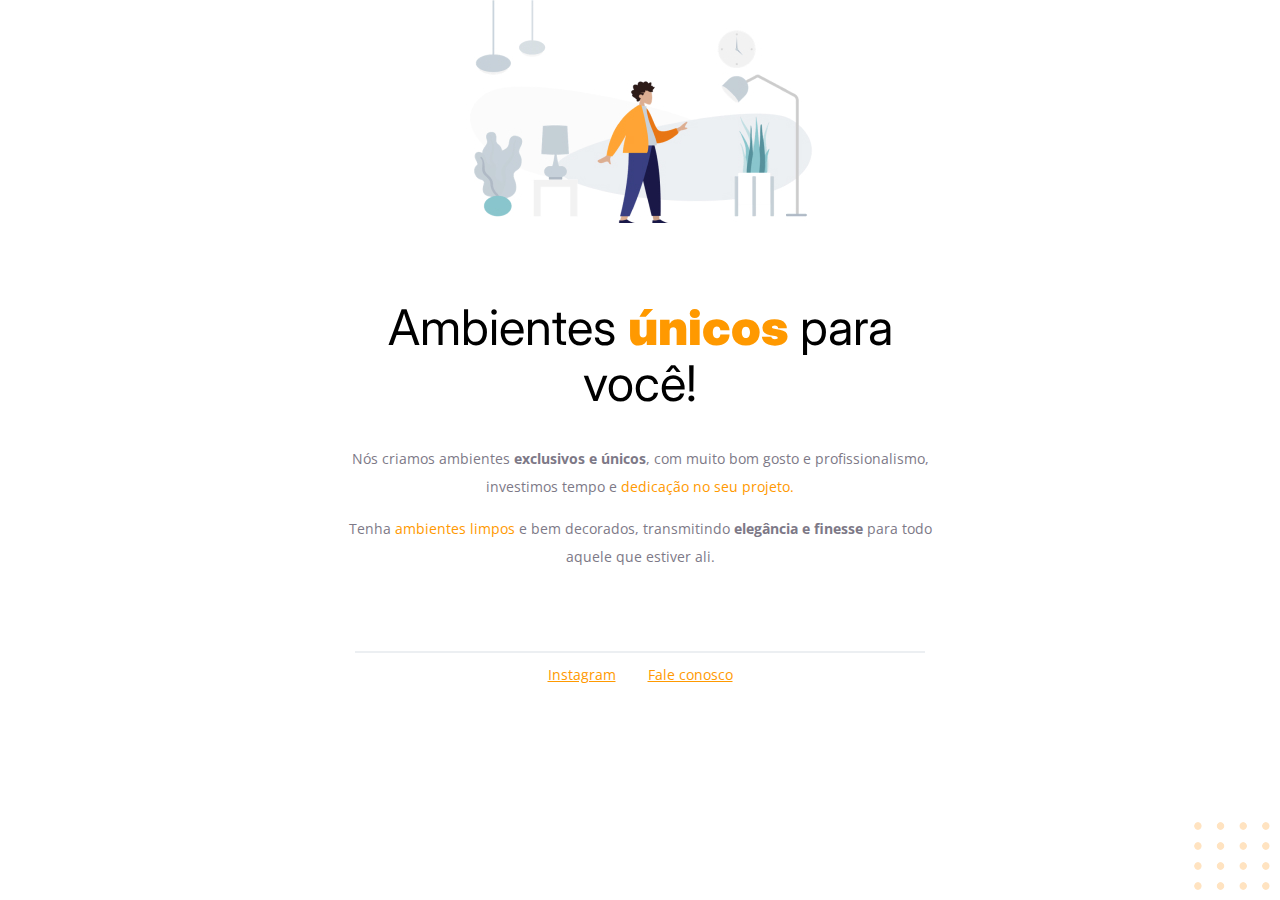
<file: DESAFIO01 - MOVEIS CUSTOMIZADOS/index.html>
<!-- Instrução que define o tipo do documento. -->
<!DOCTYPE html>
<html lang="pt-br">
  <!-- Tag <head> contém as instruções para a página -->
  <head>
    <link rel="preconnect" href="https://fonts.googleapis.com" />
    <link rel="preconnect" href="https://fonts.gstatic.com" crossorigin />
    <meta charset="UTF-8" />
    <meta name="viewport" content="width=device-width, initial-scale=1.0" />
    <title>Móveis customizados</title>

    <link
      href="https://fonts.googleapis.com/css2?family=Inter:wght@400;700&family=Open+Sans:wght@400;700&display=swap"
      rel="stylesheet"
    />

    <link rel="stylesheet" href="style.css" />
  </head>

  <!-- Tag <body> é o corpo do documento, onde tem as informações que serão mostradas. -->
  <body>
    <img
    src="img/img1.jpg"
    alt="Desenho de uma pessoa vestindo uma camisa amarela em uma sala com Móveis"
  />
    <div id="hero">
      
      <h1>Ambientes <span><strong>únicos</strong></span> para você!</h1>
      <p>
        Nós criamos ambientes <strong>exclusivos e únicos</strong>, com muito
        bom gosto e profissionalismo, investimos tempo e
        <span>dedicação no seu projeto.</span> <br>

      </p>
      <p>Tenha <span>ambientes limpos</span> e bem decorados, transmitindo
        <strong>elegância e finesse</strong>
        para todo aquele que estiver ali.</p>
    </div>
   

    <div id="footer">
      <div class="line"></div>
      <a target="_blank" href="https://instagram.com/moveisparavoce"
        >Instagram</a
      >
      <a href="mailto:contato@moveisparavoce.com">Fale conosco</a>
    </div>

    

    <img
      id="balls"
      src="img/balls.svg"
      alt="Bolinhas alaranjadas no canto inferior direito da tela"
    />
  </body>
</html>
</file>
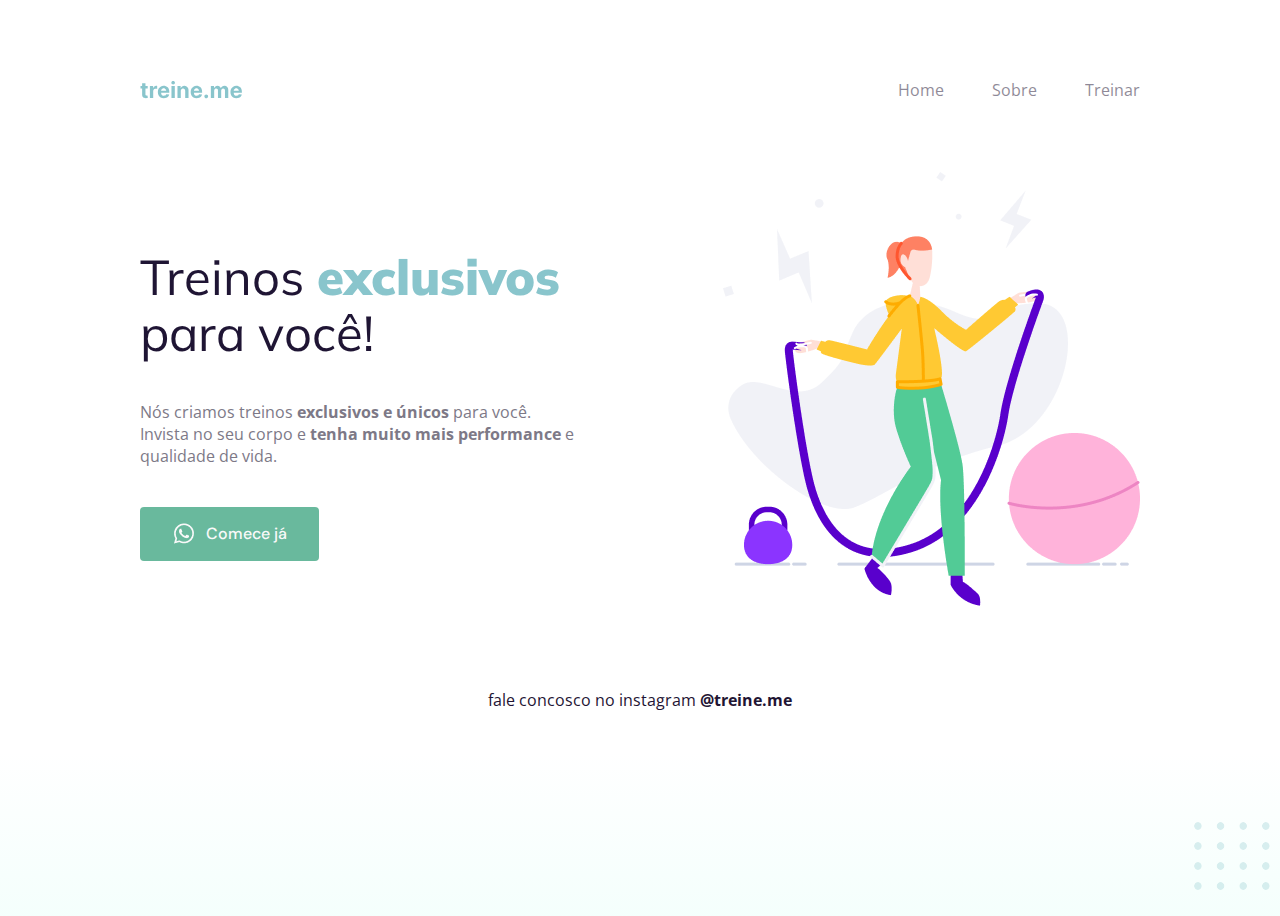
<file: DESAFIO02 - TREINE.ME/index.html>
<!DOCTYPE html>
<html lang="pt-br">
<head>
  <meta charset="UTF-8">
  <meta name="viewport" content="width=device-width, initial-scale=1.0">
  <title>Treine me</title>
  <link rel="stylesheet" href="style.css">
</head>
<body>

  <div class="page">
    
      
      <nav>
        <a href="#" id="logo"><img src="img/Logo.svg" alt="treineme"></a>
        <ul>
          <li><a href="#">Home</a></li>
          <li><a href="#">Sobre</a></li>
          <li><a href="#">Treinar</a></li>
        </ul>
      </nav>
    
    <main>

      <section class="text">
        <h1>
          Treinos <span><strong>exclusivos</strong></span>
        para você!
        </h1>
        <p>Nós criamos treinos <strong>exclusivos e únicos</strong> para você. <br>
          Invista no seu corpo e <strong>tenha muito mais performance</strong> e qualidade de vida.</p>
          <button><img src="img/whatsapp 1.png" alt="icone do wpp">Comece já</button>
        </section>

        <img src="img/fitness-jump.png" alt="pessoa pulando">
        
    </main>
    <footer>
    <p>fale concosco no instagram <a href="https://instagram.com/treineme" target="_blank">@treine.me</a></p>
    </footer>
  </div>

  <img class="circles" src="img/balls-decoration.svg" alt="Bolinhas decorativas">
  
</body>
</html>
</file>
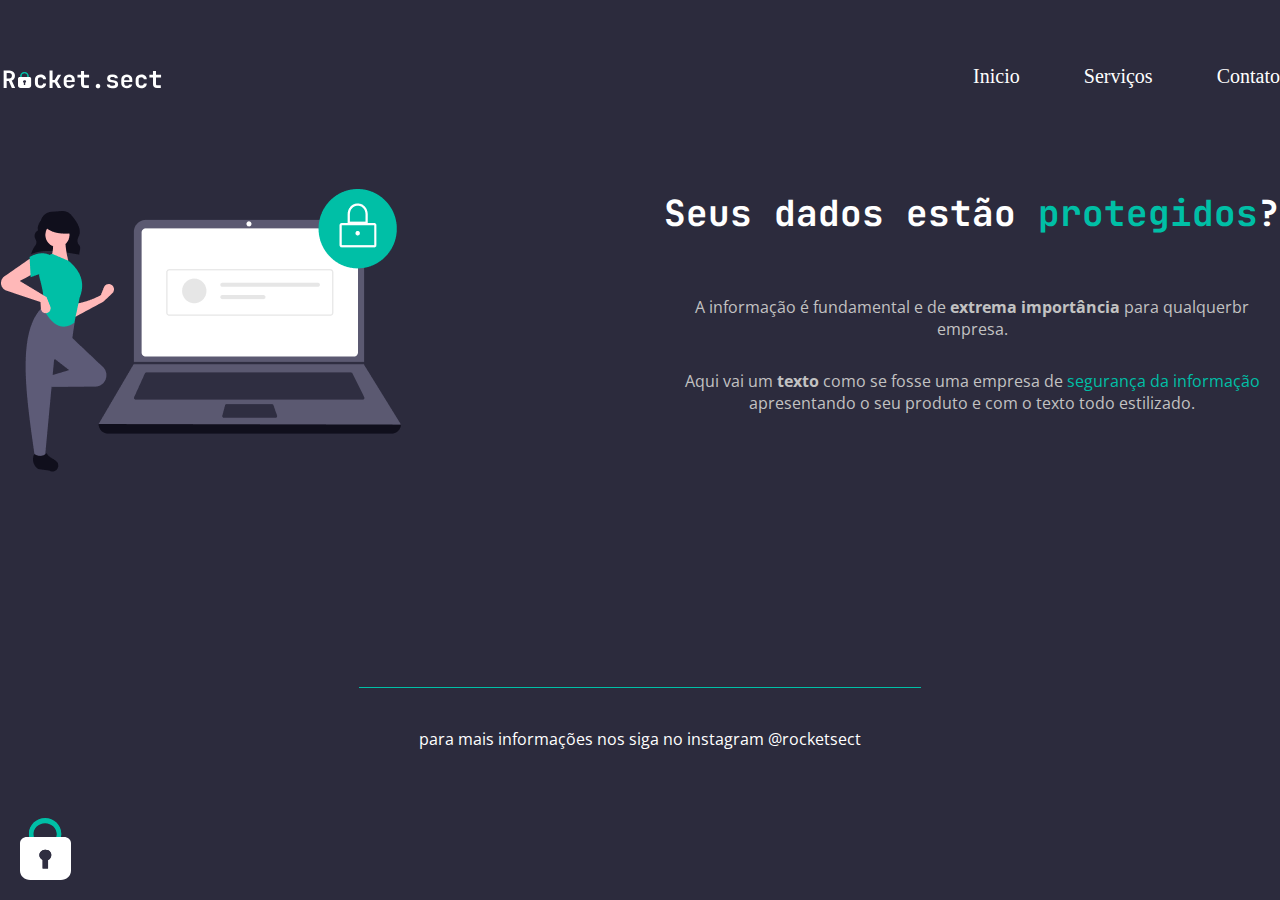
<file: DESAFIO03 - ROCKET.SECT/index.html>
<!DOCTYPE html>
<html lang="en">
<head>
    <meta charset="UTF-8">
    <meta http-equiv="X-UA-Compatible" content="IE=edge">
    <meta name="viewport" content="width=device-width, initial-scale=1.0">
    <link rel="stylesheet" href="style.css">
    <title>Rocket.sect</title>
</head>
<body>
    <div class="page">
        <nav>
            <img src="img/logo.svg" alt="Logo Rocket.sect">
            <ul>
                <li><a href="#">Inicio</a></li>
                <li><a href="#">Serviços</a></li>
                <li><a href="#">Contato</a></li>
            </ul>
        </nav>
    <main>
        <img src="img/img1.png" alt="mulher de perna cruzada ao lado de um computador">
        <section>
            <h1>Seus dados estão<span> protegidos</span>?</h1>
            <p>A informação é fundamental e de <span class="spangray">extrema importância</span> para qualquerbr
            <br> empresa.</p>
            <p>Aqui vai um <span class="spangray">texto</span> como se fosse uma empresa de <span>segurança da informação</span><br> apresentando o seu produto e com o texto todo estilizado.</p>
        </section>
           
            
    </main>
    <footer class="footer">
        <p class="information">para mais informações nos siga no instagram @rocketsect</p>
    </footer>
    <img class="padlock" src="img/padlock-decoration.svg" alt=""> 
</div>
<body>
</html>
</file>
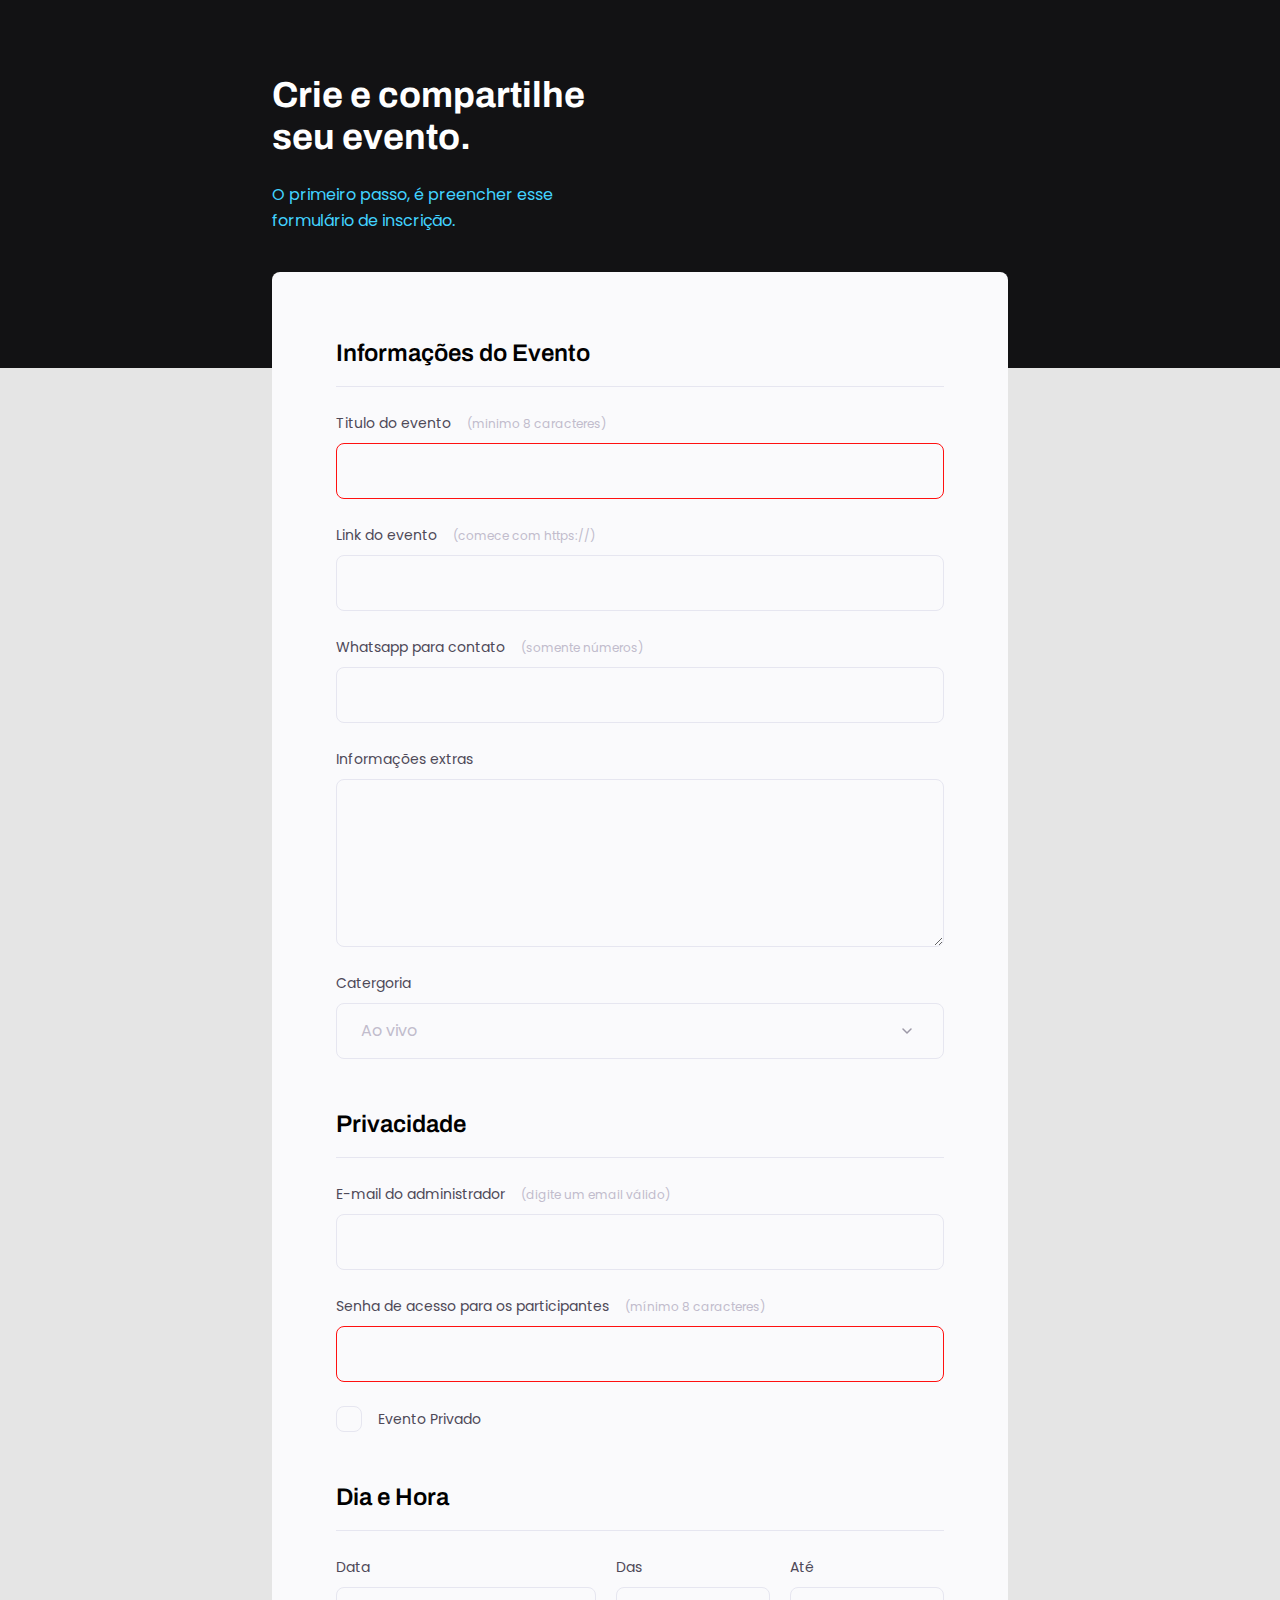
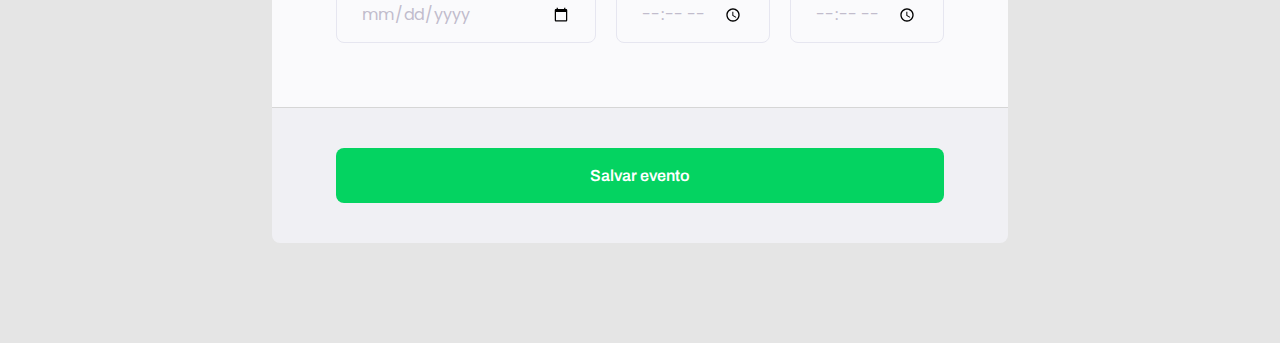
<file: DESAFIO04 - FORMULARIO/index.html>
<!DOCTYPE html>
<html lang="pt-br">
<head>
    <meta charset="UTF-8">
    <meta http-equiv="X-UA-Compatible" content="IE=edge">
    <meta name="viewport" content="width=device-width, initial-scale=1.0">
    <link rel="stylesheet" href="style.css">
    <link rel="preconnect" href="https://fonts.googleapis.com">
<link rel="preconnect" href="https://fonts.gstatic.com" crossorigin>
<link href="https://fonts.googleapis.com/css2?family=Archivo:ital,wght@0,700;1,600&family=JetBrains+Mono:wght@500;700&family=Poppins&display=swap" rel="stylesheet">
    <title>Crie seu evento</title>
</head>
<body>
    <div class="page">
        <header>
            <h1>Crie e compartilhe seu evento.</h1>
            <p>O primeiro passo, é preencher esse formulário de inscrição.</p>
        </header>
      
        <form id="my-form">
            <fieldset>
                <div class="fieldset-wrapper">
                    <legend>Informações do Evento</legend>

                <div class="input-wrapper">
                    <label for="event-title">Titulo do evento <span>(minimo 8 caracteres)</span></label>
                    <input type="text" id="event-title" required minlength="8"/>
                </div>

                <div class="input-wrapper">
                    <label for="event-link">Link do evento <span>(comece com https://)</span></label>
                    <input type="url" id="event-link"/>
                </div>

                <div class="input-wrapper">
                    <label for="event-whatsapp">Whatsapp para contato <span>(somente números)</span></label>
                    <input type="number" id="event-whatsapp"/>
                </div>

                <div class="input-wrapper">
                    <label for="event-info">Informações  extras</label>
                    <textarea id="event-info"></textarea>
                </div>

                <div class="input-wrapper">
                    <label for="event-category">Catergoria</label>
                    <select id="event-category">
                        <option value="live">Ao vivo</option>
                        <option value="podcast">Podcast</option>
                        <option value="mentorship">Mentoria</option>
                    </select>
                </div>

                </div>
            </fieldset>

            <fieldset>
                <div class="fieldset-wrapper">
                    <legend>Privacidade</legend>

                    <div class="input-wrapper">
                        <label for="event-email">E-mail do administrador <span>(digite um email válido)</span></label>
                        <input type="text" id="event-email"/>
                    </div>

                    <div class="input-wrapper">
                        <label for="event-password">Senha de acesso para os participantes <span>(mínimo 8 caracteres)</span></label>
                        <input type="password" id="event-password" required minlength="8"/>
                    </div>

                    <div class="checkbox-wrapper">
                        <input type="checkbox" id="event-private"/>
                        <label for="event-private">Evento Privado</label>
                    </div>
                </div>
            </fieldset>

            <fieldset>
                <div class="fieldset-wrapper">
                    <legend>Dia e Hora</legend>

                    <div class="col-3">
                        <div class="input-wrapper">
                            <label for="event-date">Data</label>
                            <input type="date" id="event-date"/>
                        </div>

                        <div class="input-wrapper">
                            <label for="event-begin">Das</label>
                            <input type="time" id="event-begin"/>
                        </div>

                        <div class="input-wrapper">
                            <label for="event-end">Até</label>
                            <input type="time" id="event-end"/>
                        </div>
                    </div>     
            </fieldset>     
        </form>

        <footer>
            <input class="button" type="submit" form="my-form" value="Salvar evento">
          </footer>
    </div>  
</body>
</html>
</file>
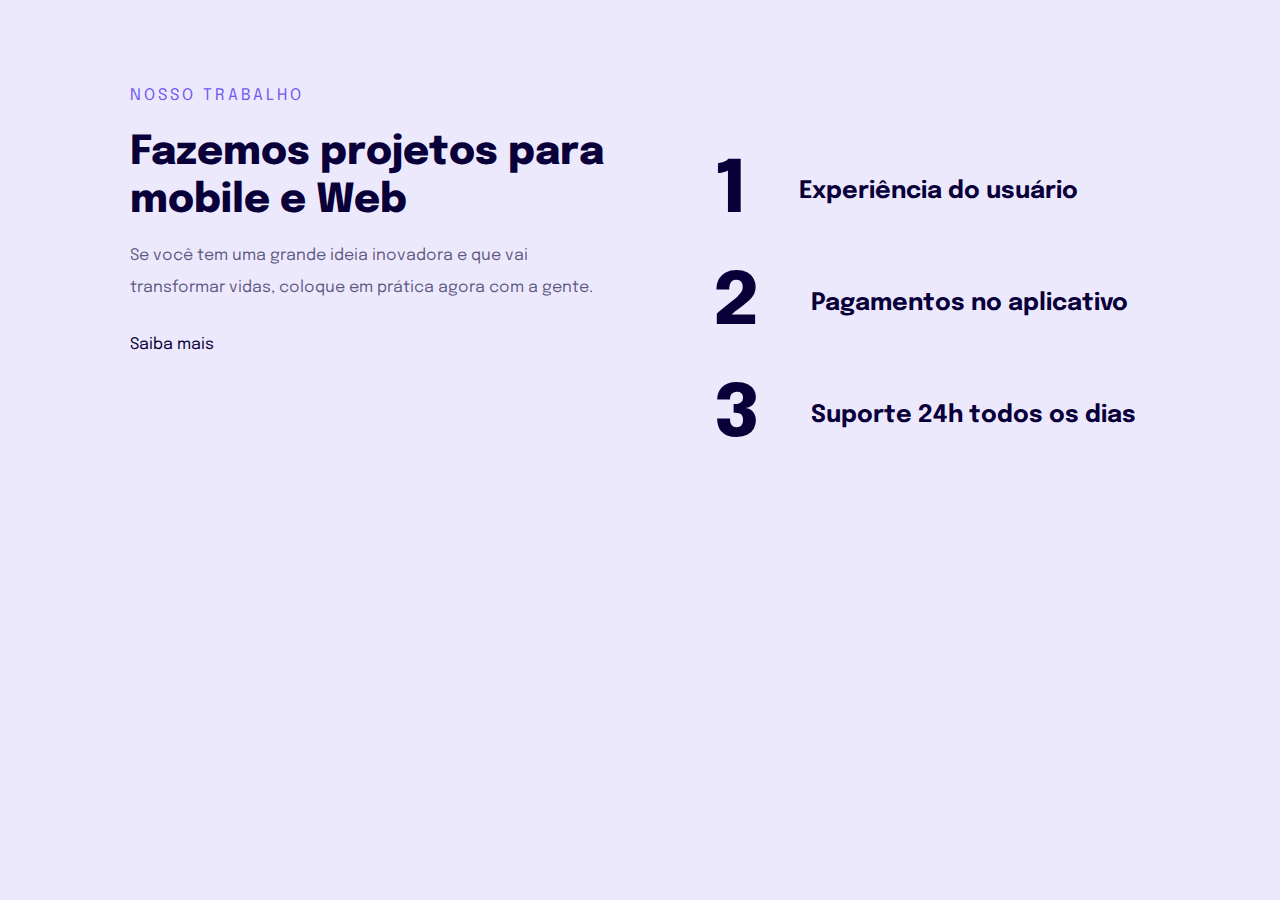
<file: DESAFIO05 - REGRA MOBILE-FIRST/index.html>
<!DOCTYPE html>
<html lang="pt-br">
<head>
    <meta charset="UTF-8">
    <meta http-equiv="X-UA-Compatible" content="IE=edge">
    <meta name="viewport" content="width=device-width, initial-scale=1.0">
    <title>Introdução a Responsividade</title>
    <link rel="stylesheet" href="style.css">
    <link rel="preconnect" href="https://fonts.googleapis.com">
<link rel="preconnect" href="https://fonts.gstatic.com" crossorigin>
<link href="https://fonts.googleapis.com/css2?family=Epilogue:wght@400;500;600;700;800&display=swap" rel="stylesheet">
</head>
<body>
    <main>
        <div>
        <p>Nosso trabalho</p>
        <h1>Fazemos projetos para 
            mobile e Web</h1>
            <p>Se você tem uma grande ideia inovadora e que vai transformar vidas, coloque em prática agora com a gente. </p>

            <a href="#">Saiba mais</a>
        </div>
            <ul>
                <li><span>1</span>Experiência do usuário</li>
                <li><span>2</span>Pagamentos no aplicativo</li>
                <li><span>3</span>Suporte 24h todos os dias</li>
            </ul>
    </main>
</body>
</html>
</file>
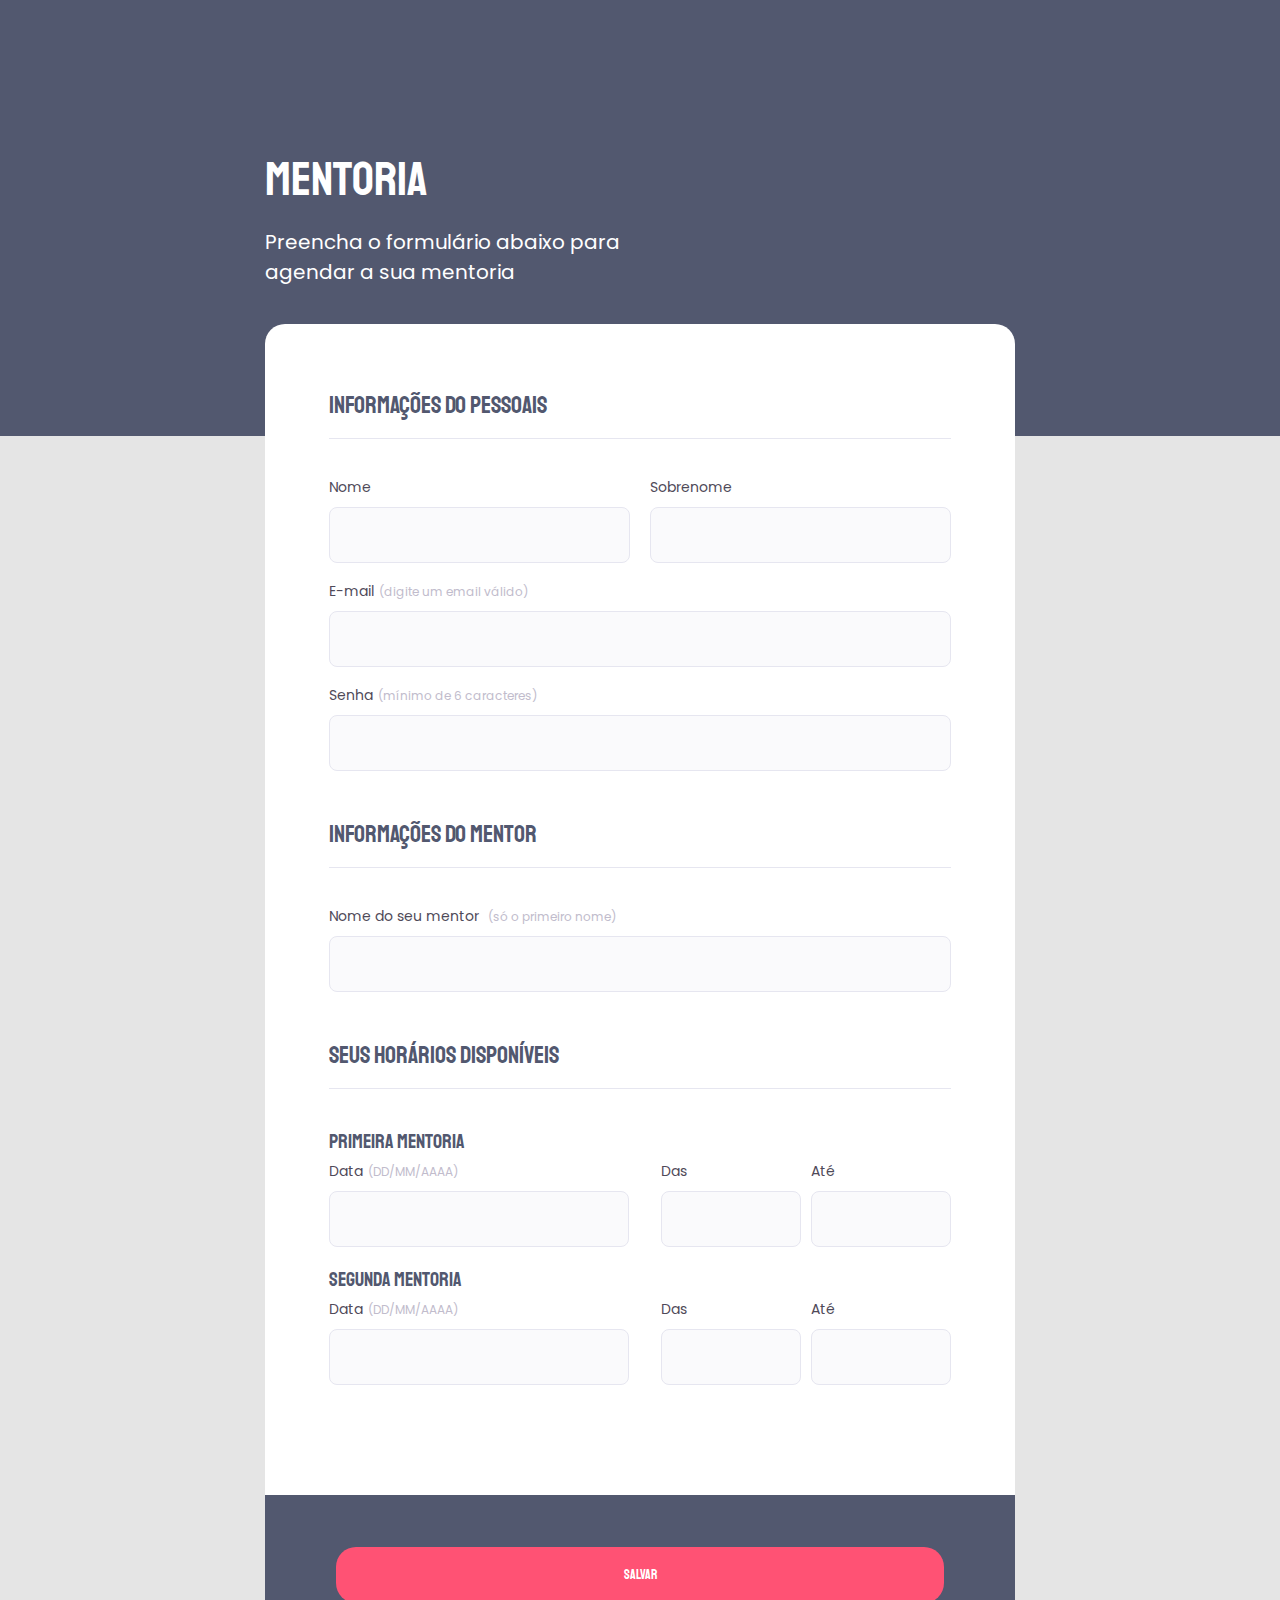
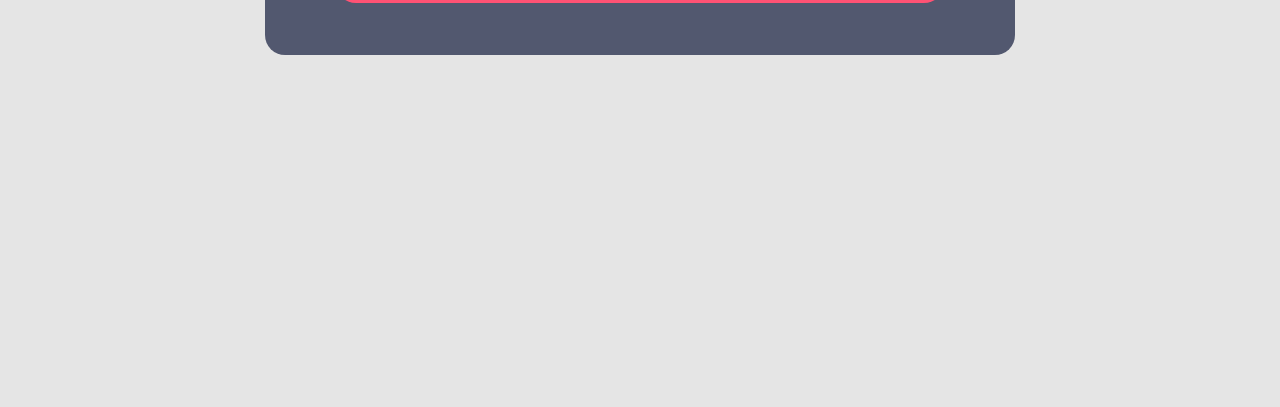
<file: DESAFIO07 - FORMULARIO INTERMEDIARIO/index.html>
<!DOCTYPE html>
<html lang="pt-br">

<head>
    <meta charset="UTF-8">
    <meta http-equiv="X-UA-Compatible" content="IE=edge">
    <meta name="viewport" content="width=device-width, initial-scale=1.0">
    <title>Formulario Intermediario</title>
    <link rel="stylesheet" href="style.css">
    <link rel="preconnect" href="https://fonts.googleapis.com">
    <link rel="preconnect" href="https://fonts.gstatic.com" crossorigin>
    <link href="https://fonts.googleapis.com/css2?family=Poppins&family=Staatliches&display=swap" rel="stylesheet">
</head>

<body>
    <div class="page">
        <header>
            <div class="container">
                <h1>Mentoria</h1>
                <p>Preencha o formulário abaixo para agendar a sua mentoria</p>
            </div>
        </header>

        <!--------------------INFORMAÇÕES PESSOAIS-------------------------->
        <div class="container">
            <form>
                <fieldset>
                    <div class="fieldset-wrapper">
                        <legend>Informações do Pessoais</legend>
                        <div class="field-input-wrapper">
                            <div class="input-wrapper">
                                <label for="event-info">Nome</label>
                                <input type="text" id="event-info" required minlength="8" />
                            </div>

                            <div class="input-wrapper">
                                <label for="event-info">Sobrenome</label>
                                <input type="text" id="event-info" required minlength="8" />
                            </div>
                        </div>

                        <div class="input-wrapper">
                            <label for="event-email">E-mail<span>(digite um email válido)</span></label>
                            <input type="text" id="event-email" required minlength="8" />
                        </div>

                        <div class="input-wrapper">
                            <label for="event-password">Senha<span>(mínimo de 6 caracteres)</span></label>
                            <input type="password" id="event-password" required minlength="6" />
                        </div>
                </fieldset>

                <!--------------------INFORMAÇÕES DO MENTOR-------------------------->

                <fieldset>
                    <legend>Informações do mentor</legend>

                    <div class="input-wrapper">
                        <label for="event-info">Nome do seu mentor <span>(só o primeiro nome)</span>
                        </label>
                        <input type="text" id="event-info" required minlength="8" />
                    </div>
                </fieldset>

                <fieldset>
                    <div class="fieldset-wrapper">
                        <legend>Seus horários disponíveis</legend>
                        <h2>Primeira mentoria</h2>

                        <div class="col-3">
                            <div class="input-wrapper">
                                <label for="event-date">Data<span>(DD/MM/AAAA)</span></label>
                                <input type="text" id="event-date" />
                            </div>

                            <div class="input-wrapper">
                                <label for="event-begin">Das</label>
                                <input type="text" id="event-begin" />
                            </div>

                            <div class="input-wrapper">
                                <label for="event-end">Até</label>
                                <input type="text" id="event-end" />
                            </div>
                        </div>

                        <h2>Segunda mentoria</h2>

                        <div class="col-3">
                            <div class="input-wrapper">
                                <label for="event-date">Data<span>(DD/MM/AAAA)</span></label>
                                <input type="text" id="event-date" />
                            </div>

                            <div class="input-wrapper">
                                <label for="event-begin">Das</label>
                                <input type="text" id="event-begin" />
                            </div>

                            <div class="input-wrapper">
                                <label for="event-end">Até</label>
                                <input type="text" id="event-end" />
                            </div>
                        </div>
                    </div>
                </fieldset>
            </form>
            <footer>
                <button>Salvar</button>
            </footer> 
        </div>  
</body>
</html>
</file>
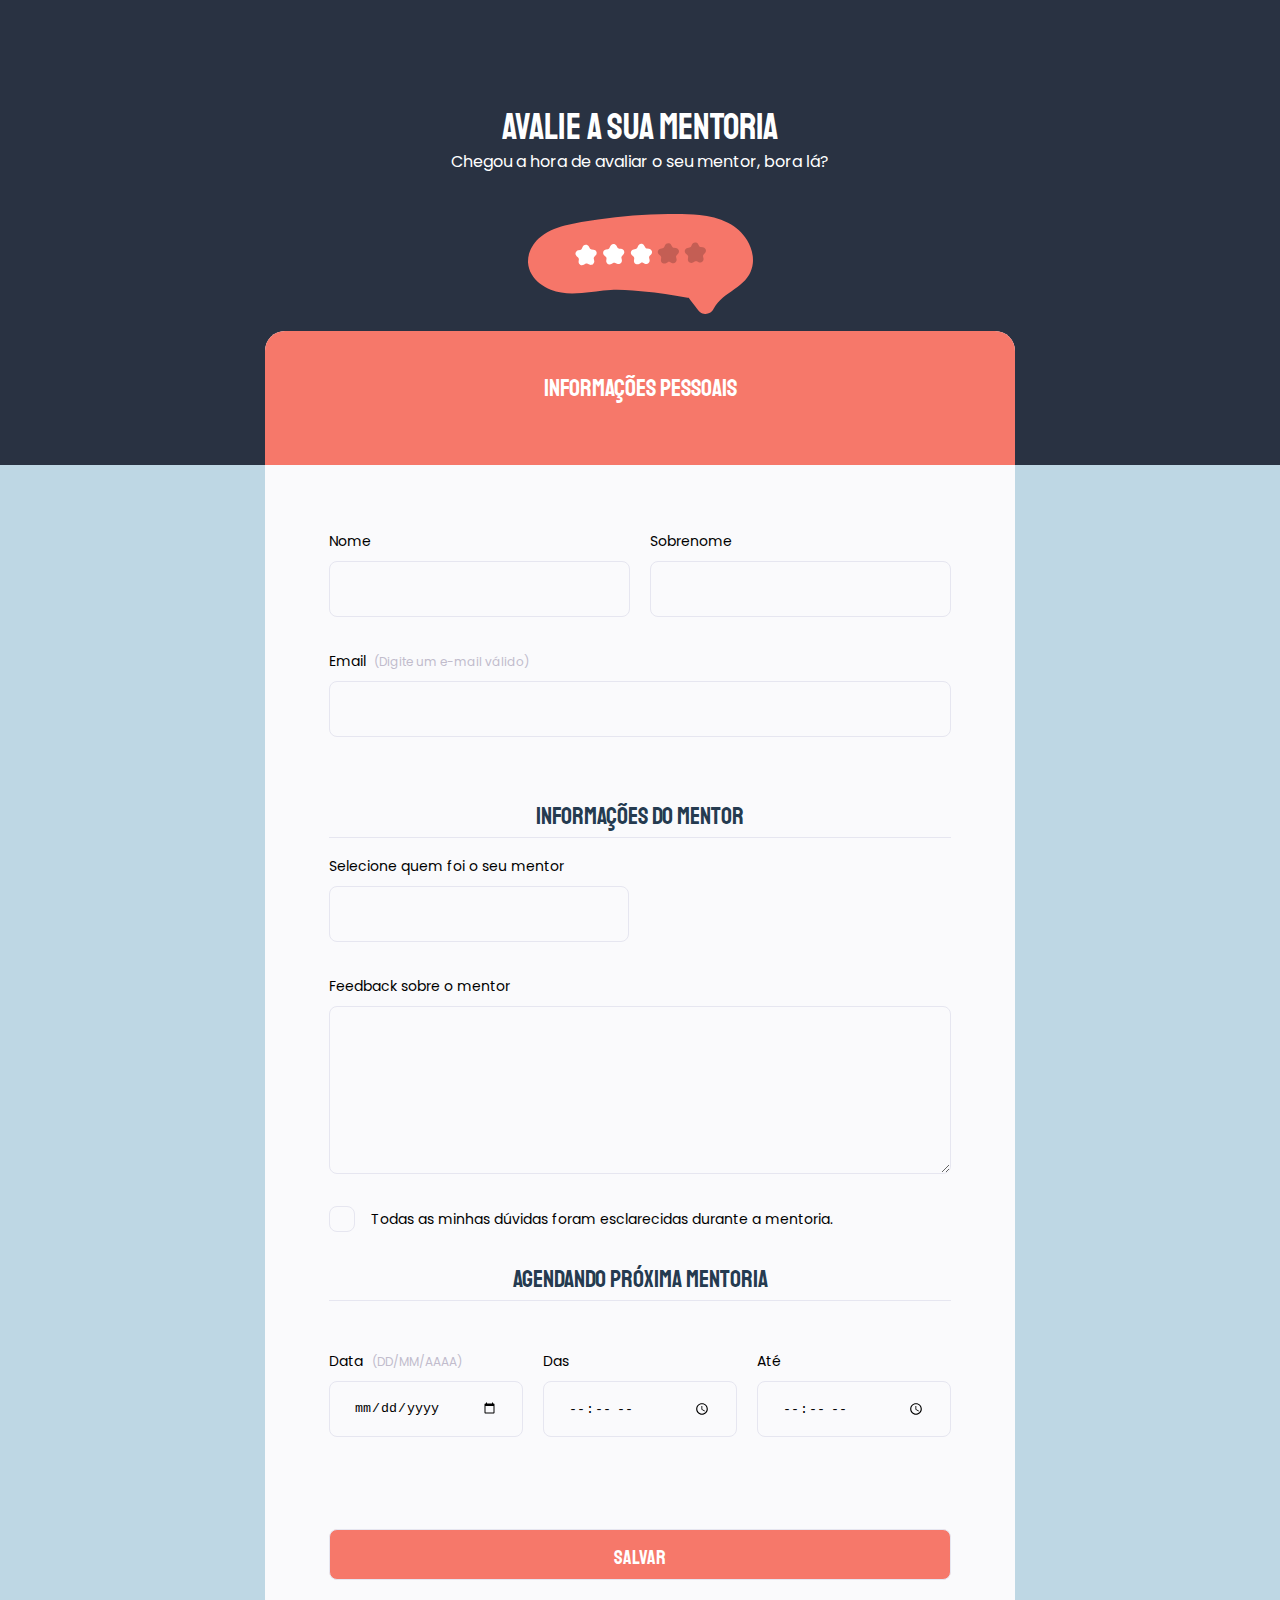
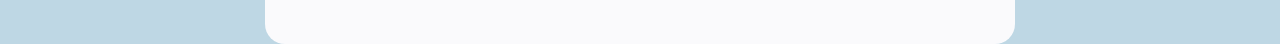
<file: DESAFIO08 - FORMULARIO AVALIAÇÃO/index.html>
<!DOCTYPE html>
<html lang="pt-br">

<head>
    <meta charset="UTF-8">
    <meta http-equiv="X-UA-Compatible" content="IE=edge">
    <meta name="viewport" content="width=device-width, initial-scale=1.0">
    <title>Avalie sua mentoria</title>
    <link rel="preconnect" href="https://fonts.googleapis.com">
    <link rel="preconnect" href="https://fonts.gstatic.com" crossorigin>
    <link href="https://fonts.googleapis.com/css2?family=Poppins&family=Staatliches&display=swap" rel="stylesheet">
    <link rel="stylesheet" href="style.css">
</head>

<body>
    <header>
        <div class="container">
            <h1>AVALIE A SUA MENTORIA</h1>
            <P>Chegou a hora de avaliar o seu mentor, bora lá?</P>
            <img src="./img/img1.svg" alt="um balão de conversa com 3 estrelas">
        </div>
    </header>

    <!--INFORMAÇÕES PESSOAIS-->

    <div class="container">
        <form>
            <div class="personal-information">
                <legend class="inform">Informações pessoais</legend>
            </div>
            <fieldset class="fieldset-content">
                <fieldset>
                    <div class="field-input-wrapper">
                        <div class="input-wrapper">
                            <label for="event-info">Nome</label>
                            <input type="text" id="event-info" required minlength="8" />
                        </div>

                        <div class="input-wrapper">
                            <label for="event-info">Sobrenome</label>
                            <input type="text" id="event-info" required minlength="8" />
                        </div>
                    </div>
                    <div class="input-wrapper">
                        <label for="event-email">Email<span> (Digite um e-mail válido)</span></label>
                        <input type="email" id="event-email" required minlength="8" />
                    </div>
                </fieldset>

                <!--INFORMAÇÕES DO MENTOR-->

                <fieldset>
                    <legend>Informações do mentor</legend>
                    <div class="field-input-wrapper-area">
                        <div class="input-wrapper__field-mentor">
                            <label for="event-info">Selecione quem foi o seu mentor</label>
                            <input type="text" id="event-info" required minlength="8" />
                        </div>

                        <div class="input-wrapper">
                            <label for="event-feedback">Feedback sobre o mentor</label>
                            <textarea id="event-feedback"></textarea>
                        </div>
                    </div>

                    <div class="checkbox-wrapper">
                        <input type="checkbox" id="event-private"/>
                        <label for="event-private">Todas as minhas dúvidas foram esclarecidas durante a mentoria.</label>
                    </div>
                </fieldset>

                <fieldset>
                    <div class="fieldset-wrapper">
                        <legend>Agendando próxima mentoria</legend>
    
                        <div class="col-3">
                            <div class="input-wrapper">
                                <label for="event-date">Data <span>(DD/MM/AAAA)</span></label>
                                <input type="date" id="event-date"/>
                            </div>
    
                            <div class="input-wrapper">
                                <label for="event-begin">Das</label>
                                <input type="time" id="event-begin"/>
                            </div>
    
                            <div class="input-wrapper">
                                <label for="event-end">Até</label>
                                <input type="time" id="event-end"/>
                            </div>
                        </div>     
                    </fieldset>
            </fieldset>
            <div class="btn">
                <input class="button" type="submit" form="my-form" value="Salvar">
            </div>
        </form> 
    </div>
</body>
</html>
</file>
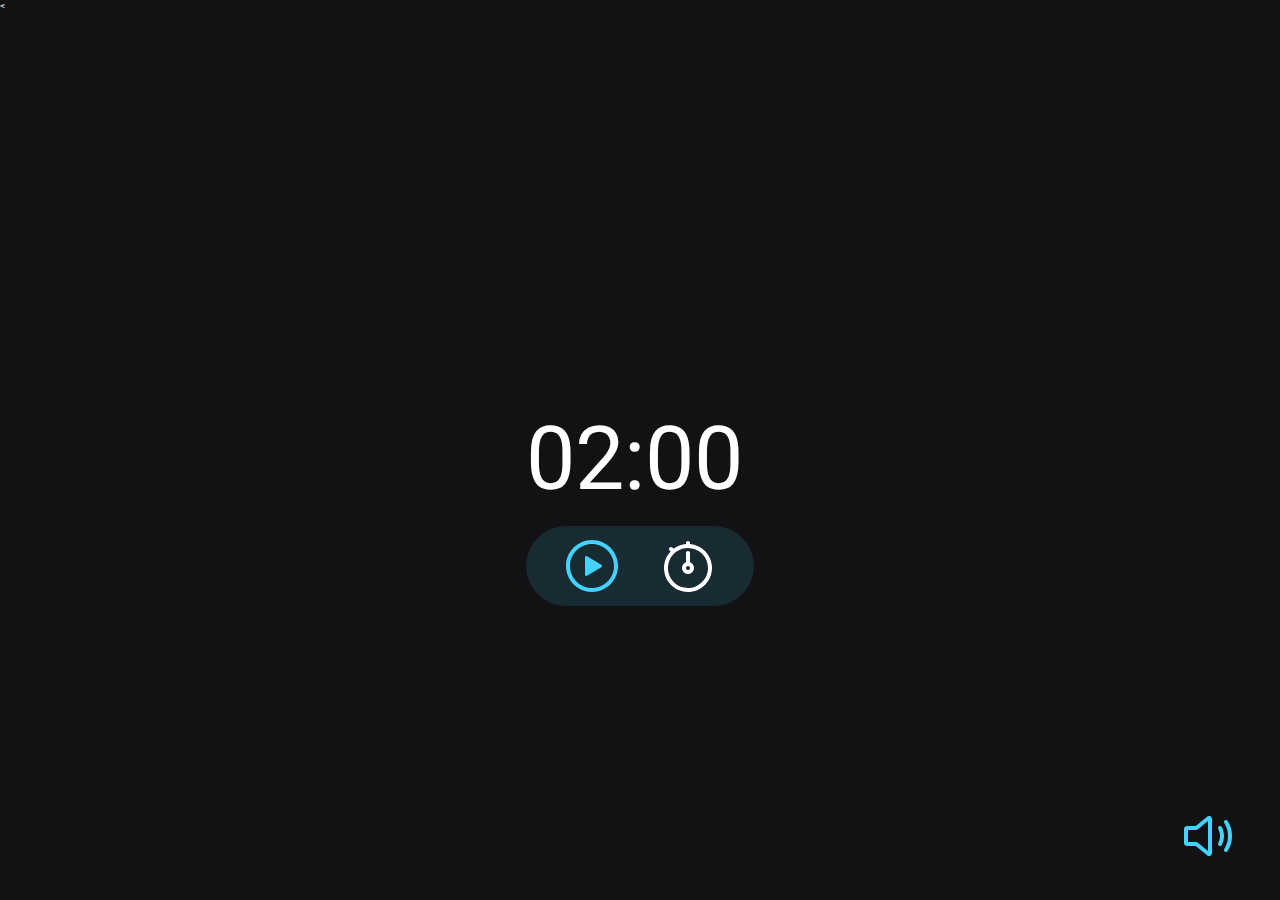
<file: DESAFIO10 - FOCUSTIMER/index.html>
<<!DOCTYPE html>
<html lang="pt-br">
<head>
  <link rel="preconnect" href="https://fonts.googleapis.com">
  <link rel="preconnect" href="https://fonts.gstatic.com" crossorigin>
  
  <meta charset="UTF-8">
  <meta name="viewport" content="width=device-width, initial-scale=1.0">
  <meta name="description" content="Temporizador estilo pomodoro">
  <title>FocusTimer - Pomodoro</title>

  <link rel="shortcut icon" href="favicon.ico" type="image/x-icon">

  <link rel="stylesheet" href="style.css">
  <link href="https://fonts.googleapis.com/css2?family=Roboto:wght@700&display=swap" rel="stylesheet">
</head>
<body>
  <main>
    <div id="timer">
      <span class="minutes">02</span>
      <span>:</span>
      <span class="seconds">00</span>
    </div>
    <div id="controls">
      <button class="play">
        <svg width="64" height="64" viewBox="0 0 64 64" fill="none" xmlns="http://www.w3.org/2000/svg">
          <path fill-rule="evenodd" clip-rule="evenodd" d="M6 32C6 17.6454 17.6454 6 32 6C46.3546 6 58 17.6454 58 32C58 46.3546 46.3546 58 32 58C17.6454 58 6 46.3546 6 32ZM32 10C19.8546 10 10 19.8546 10 32C10 44.1454 19.8546 54 32 54C44.1454 54 54 44.1454 54 32C54 19.8546 44.1454 10 32 10Z" fill="#42D3FF"/>
          <path d="M27.04 41.805L41.3462 33.1625C41.5457 33.041 41.7105 32.8703 41.8248 32.6667C41.9392 32.4631 41.9993 32.2335 41.9993 32C41.9993 31.7665 41.9392 31.5369 41.8248 31.3333C41.7105 31.1297 41.5457 30.959 41.3462 30.8375L27.04 22.195C26.8349 22.0721 26.6009 22.0061 26.3619 22.0035C26.1228 22.001 25.8874 22.062 25.6798 22.1805C25.4721 22.2989 25.2998 22.4705 25.1803 22.6775C25.0608 22.8846 24.9986 23.1197 25 23.3587V40.6413C24.9986 40.8803 25.0608 41.1154 25.1803 41.3225C25.2998 41.5295 25.4721 41.7011 25.6798 41.8195C25.8874 41.938 26.1228 41.999 26.3619 41.9965C26.6009 41.9939 26.8349 41.9279 27.04 41.805Z" fill="#42D3FF"/>
        </svg>   
      </button>
      <button class="pause hide">
        <svg width="64" height="64" viewBox="0 0 64 64" fill="none" xmlns="http://www.w3.org/2000/svg">
          <path fill-rule="evenodd" clip-rule="evenodd" d="M6 32C6 17.6454 17.6454 6 32 6C46.3546 6 58 17.6454 58 32C58 46.3546 46.3546 58 32 58C17.6454 58 6 46.3546 6 32ZM32 10C19.8546 10 10 19.8546 10 32C10 44.1454 19.8546 54 32 54C44.1454 54 54 44.1454 54 32C54 19.8546 44.1454 10 32 10Z" fill="#42D3FF"/>
          <path fill-rule="evenodd" clip-rule="evenodd" d="M26 22C27.1046 22 28 22.8954 28 24V40C28 41.1046 27.1046 42 26 42C24.8954 42 24 41.1046 24 40V24C24 22.8954 24.8954 22 26 22Z" fill="#42D3FF"/>
          <path fill-rule="evenodd" clip-rule="evenodd" d="M38 22C39.1046 22 40 22.8954 40 24V40C40 41.1046 39.1046 42 38 42C36.8954 42 36 41.1046 36 40V24C36 22.8954 36.8954 22 38 22Z" fill="#42D3FF"/>
        </svg>
      </button>
      <button class="stop hide">
        <svg width="64" height="64" viewBox="0 0 64 64" fill="none" xmlns="http://www.w3.org/2000/svg">
          <path fill-rule="evenodd" clip-rule="evenodd" d="M6 32C6 17.6454 17.6454 6 32 6C46.3546 6 58 17.6454 58 32C58 46.3546 46.3546 58 32 58C17.6454 58 6 46.3546 6 32ZM32 10C19.8546 10 10 19.8546 10 32C10 44.1454 19.8546 54 32 54C44.1454 54 54 44.1454 54 32C54 19.8546 44.1454 10 32 10Z" fill="white"/>
          <path d="M38.8 42H25.2C24.3515 41.9993 23.538 41.662 22.938 41.062C22.338 40.462 22.0007 39.6485 22 38.8V25.2C22.0007 24.3515 22.338 23.538 22.938 22.938C23.538 22.338 24.3515 22.0007 25.2 22H38.8C39.6485 22.0007 40.462 22.338 41.062 22.938C41.662 23.538 41.9993 24.3515 42 25.2V38.8C41.9993 39.6485 41.662 40.462 41.062 41.062C40.462 41.662 39.6485 41.9993 38.8 42Z" fill="white"/>
        </svg> 
      </button>
      <button class="set">
        <svg width="64" height="64" viewBox="0 0 64 64" fill="none" xmlns="http://www.w3.org/2000/svg">
          <path fill-rule="evenodd" clip-rule="evenodd" d="M32 7C33.1046 7 34 7.89543 34 9V10.0834C39.6327 10.5542 44.9435 13.0024 48.9706 17.0294C53.4715 21.5303 56 27.6348 56 34C56 38.7468 54.5925 43.3869 51.9553 47.3337C49.3181 51.2805 45.5699 54.3566 41.1844 56.1731C36.799 57.9896 31.9734 58.4649 27.3179 57.5389C22.6623 56.6128 18.3859 54.327 15.0295 50.9706C11.673 47.6141 9.38722 43.3377 8.46118 38.6822C7.53513 34.0266 8.01041 29.201 9.82692 24.8156C10.9634 22.0719 12.593 19.5776 14.6203 17.4487L13.5858 16.4142C12.8048 15.6332 12.8048 14.3668 13.5858 13.5858C14.3669 12.8047 15.6332 12.8047 16.4142 13.5858L17.6163 14.7878C17.959 14.5313 18.3091 14.2834 18.6663 14.0447C22.0566 11.7794 25.9585 10.4214 30 10.0835V9C30 7.89543 30.8955 7 32 7ZM32 14C28.0444 14 24.1776 15.173 20.8886 17.3706C17.5996 19.5682 15.0362 22.6918 13.5224 26.3463C12.0087 30.0009 11.6126 34.0222 12.3843 37.9018C13.156 41.7814 15.0608 45.3451 17.8579 48.1421C20.6549 50.9392 24.2186 52.844 28.0982 53.6157C31.9778 54.3874 35.9992 53.9913 39.6537 52.4776C43.3082 50.9638 46.4318 48.4004 48.6294 45.1114C50.827 41.8224 52 37.9556 52 34C52 28.6957 49.8929 23.6086 46.1422 19.8579C42.3914 16.1071 37.3044 14 32 14ZM32 17C33.1046 17 34 17.8954 34 19V28.3414C36.3304 29.1651 38 31.3876 38 34C38 37.3137 35.3137 40 32 40C28.6863 40 26 37.3137 26 34C26 31.3876 27.6696 29.1651 30 28.3414V19C30 17.8954 30.8955 17 32 17ZM32 32C30.8955 32 30 32.8954 30 34C30 35.1046 30.8955 36 32 36C33.1046 36 34 35.1046 34 34C34 32.8954 33.1046 32 32 32Z" fill="white"/>
        </svg>   
      </button>
    </div>
  </main>

  <footer>
    <button class="sound-on">
      <svg width="64" height="64" viewBox="0 0 64 64" fill="none" xmlns="http://www.w3.org/2000/svg">
        <path fill-rule="evenodd" clip-rule="evenodd" d="M32.7502 12.0104C33.3025 11.9643 33.8569 12.072 34.3517 12.3218C34.8466 12.5715 35.2625 12.9535 35.5535 13.4253C35.8444 13.8971 35.999 14.4402 36 14.9945L36 14.9982V48.9982L36 49.0018C35.999 49.5561 35.8444 50.0993 35.5535 50.5711C35.2625 51.0429 34.8465 51.4248 34.3517 51.6746C33.8569 51.9243 33.3025 52.0321 32.7502 51.9859C32.1978 51.9398 31.669 51.7415 31.2225 51.4131C31.1946 51.3926 31.1673 51.3713 31.1405 51.3494L19.7189 41.9981C19.7172 41.9981 19.7154 41.9982 19.7137 41.9982C19.7112 41.9982 19.7087 41.9982 19.7063 41.9982H11C10.2044 41.9982 9.44129 41.6821 8.87868 41.1195C8.31607 40.5569 8 39.7938 8 38.9982V24.9982C8 24.2025 8.31607 23.4395 8.87868 22.8769C9.44129 22.3142 10.2044 21.9982 11 21.9982H19.719L31.1405 12.6469C31.1673 12.625 31.1946 12.6038 31.2225 12.5833C31.669 12.2549 32.1978 12.0566 32.7502 12.0104ZM32 17.1129L22.2504 25.0952C21.548 25.6829 20.66 26.0029 19.744 25.9982H12V37.9982H19.6996C20.6203 37.993 21.5147 38.3063 22.2309 38.8852C22.2342 38.8878 22.2375 38.8905 22.2407 38.8932L32 46.8835V17.1129Z" fill="#42D3FF"/>
        <path fill-rule="evenodd" clip-rule="evenodd" d="M43.0911 22.2185C44.075 21.7165 45.2795 22.1071 45.7815 23.0911C47.1523 25.7777 48 28.6985 48 32C48 35.2688 47.1159 38.2499 45.7876 40.897C45.2922 41.8842 44.0902 42.283 43.103 41.7876C42.1158 41.2922 41.717 40.0902 42.2124 39.103C43.3191 36.8976 44 34.5287 44 32C44 29.424 43.3477 27.1223 42.2185 24.9089C41.7165 23.925 42.1072 22.7205 43.0911 22.2185Z" fill="#42D3FF"/>
        <path fill-rule="evenodd" clip-rule="evenodd" d="M48.9926 16.2723C49.9468 15.7159 51.1714 16.0384 51.7277 16.9926C54.3508 21.4912 56 25.5505 56 32C56 38.4594 54.279 42.5547 51.7354 46.9943C51.1862 47.9527 49.9642 48.2845 49.0057 47.7354C48.0473 47.1862 47.7155 45.9641 48.2646 45.0057C50.591 40.9453 52 37.5406 52 32C52 26.4495 50.6492 23.0838 48.2723 19.0074C47.7159 18.0532 48.0384 16.8286 48.9926 16.2723Z" fill="#42D3FF"/>
      </svg> 
    </button>
    <button class="sound-off hide">
      <svg width="64" height="64" viewBox="0 0 64 64" fill="none" xmlns="http://www.w3.org/2000/svg">
        <path fill-rule="evenodd" clip-rule="evenodd" d="M6.58579 8.58579C7.36683 7.80474 8.63317 7.80474 9.41421 8.58579L53.4142 52.5858C54.1953 53.3668 54.1953 54.6332 53.4142 55.4142C52.6332 56.1953 51.3668 56.1953 50.5858 55.4142L6.58579 11.4142C5.80474 10.6332 5.80474 9.36683 6.58579 8.58579Z" fill="white"/>
        <path d="M28 17.115V21.34C28.0002 21.4722 28.0528 21.599 28.1462 21.6925L31.1462 24.6925C31.2161 24.7624 31.3051 24.8101 31.402 24.8295C31.499 24.8488 31.5995 24.839 31.6908 24.8013C31.7822 24.7636 31.8603 24.6996 31.9153 24.6175C31.9704 24.5354 31.9998 24.4388 32 24.34V15.0713C32.0056 14.5179 31.8613 13.9734 31.5825 13.4954C31.3036 13.0174 30.9007 12.6238 30.4163 12.3562C29.917 12.0875 29.3517 11.9664 28.7862 12.0069C28.2207 12.0474 27.6783 12.2479 27.2225 12.585C27.1939 12.6048 27.1664 12.6261 27.14 12.6488L23.1475 15.9175C23.0936 15.9618 23.0495 16.0169 23.0181 16.0792C22.9868 16.1415 22.9688 16.2098 22.9654 16.2795C22.962 16.3492 22.9732 16.4188 22.9983 16.4839C23.0234 16.549 23.0619 16.6082 23.1112 16.6575L25.2425 18.79C25.3304 18.8778 25.4478 18.9298 25.5718 18.9358C25.6959 18.9418 25.8178 18.9014 25.9137 18.8225L28 17.115Z" fill="white"/>
        <path d="M28 46.885L18.2412 38.895C17.5248 38.3131 16.6292 37.9969 15.7063 38H8V26H14.34C14.4388 25.9998 14.5354 25.9704 14.6175 25.9153C14.6996 25.8603 14.7636 25.7822 14.8013 25.6908C14.839 25.5995 14.8488 25.499 14.8295 25.402C14.8101 25.3051 14.7624 25.2161 14.6925 25.1462L11.6925 22.1462C11.599 22.0528 11.4722 22.0002 11.34 22H7C6.20435 22 5.44129 22.3161 4.87868 22.8787C4.31607 23.4413 4 24.2043 4 25V39C4 39.7956 4.31607 40.5587 4.87868 41.1213C5.44129 41.6839 6.20435 42 7 42H15.72L27.14 51.35C27.1664 51.3726 27.1939 51.3939 27.2225 51.4137C27.684 51.7554 28.2341 51.957 28.8071 51.9944C29.38 52.0319 29.9517 51.9036 30.4538 51.625C30.9283 51.3547 31.322 50.9624 31.5939 50.4888C31.8658 50.0151 32.006 49.4774 32 48.9313V42.66C31.9998 42.5278 31.9472 42.401 31.8538 42.3075L28.8538 39.3075C28.7839 39.2376 28.6949 39.1899 28.598 39.1705C28.501 39.1512 28.4005 39.161 28.3092 39.1987C28.2178 39.2364 28.1397 39.3004 28.0847 39.3825C28.0296 39.4646 28.0002 39.5612 28 39.66V46.885Z" fill="white"/>
        <path d="M44 32C44 28.93 43.2738 26.015 41.7812 23.0912C41.5346 22.6288 41.1163 22.2816 40.6163 22.1244C40.1162 21.9673 39.5745 22.0126 39.1076 22.2508C38.6407 22.489 38.286 22.901 38.1198 23.3981C37.9535 23.8951 37.9891 24.4376 38.2188 24.9088C39.4175 27.2575 40 29.5775 40 32C40 32.3333 39.9871 32.6721 39.9613 33.0163C39.9506 33.1597 39.9709 33.3037 40.021 33.4385C40.071 33.5733 40.1496 33.6958 40.2513 33.7975L42.7088 36.2562C42.7724 36.3202 42.8521 36.3657 42.9395 36.388C43.0269 36.4103 43.1187 36.4086 43.2052 36.383C43.2917 36.3573 43.3696 36.3088 43.4308 36.2425C43.4919 36.1762 43.534 36.0945 43.5525 36.0062C43.8483 34.6913 43.9983 33.3478 44 32Z" fill="white"/>
        <path d="M52 32C52 25.6012 50.365 21.5137 47.7275 16.9925C47.4566 16.5417 47.0191 16.2158 46.5097 16.0852C46.0003 15.9547 45.4599 16.0301 45.0056 16.295C44.5513 16.5599 44.2197 16.9931 44.0825 17.5008C43.9453 18.0085 44.0135 18.5498 44.2725 19.0075C46.6338 23.055 48 26.4788 48 32C48 34.9787 47.5887 37.36 46.8288 39.5812C46.7677 39.7583 46.7575 39.949 46.7995 40.1315C46.8415 40.3141 46.9339 40.4812 47.0662 40.6138L49.1625 42.7088C49.2204 42.7669 49.2917 42.8099 49.3702 42.8339C49.4486 42.858 49.5318 42.8623 49.6123 42.8466C49.6929 42.831 49.7683 42.7957 49.832 42.744C49.8957 42.6922 49.9456 42.6256 49.9775 42.55C51.2612 39.485 52 36.2388 52 32Z" fill="white"/>
        <path d="M60 32C60 22.7175 57.4762 16.8612 53.6862 10.9238C53.4008 10.4762 52.9493 10.1604 52.431 10.0457C51.9127 9.9311 51.3701 10.0271 50.9225 10.3125C50.4749 10.5979 50.1591 11.0495 50.0445 11.5678C49.9299 12.0861 50.0258 12.6287 50.3112 13.0763C53.7275 18.4225 56 23.6875 56 32C56 37.9312 54.8875 42.265 53.0513 46.125C53.0066 46.2181 52.9919 46.3228 53.0091 46.4247C53.0263 46.5265 53.0747 46.6205 53.1475 46.6937L55.375 48.9238C55.4307 48.9798 55.4989 49.0219 55.5739 49.0465C55.649 49.0711 55.7288 49.0776 55.8069 49.0654C55.8849 49.0532 55.959 49.0226 56.023 48.9763C56.087 48.93 56.1391 48.8691 56.175 48.7988C58.86 43.5275 60 38.375 60 32Z" fill="white"/>
      </svg> 
    </button>
  </footer>

  <script src="js/index.js" type="module"></script>
</body>
</html>
</file>
<file: DESAFIO01 - MOVEIS CUSTOMIZADOS/style.css>
body {
    font-family: "Open Sans", sans-serif;
    text-align: center;
    margin: 0;
  }
  
  #hero {
      width: 592px;
     
      margin: 72px auto 80px;
  }
  
  
  h1 {
    font-family: "Inter", sans-serif;
    font-size: 49px;
    line-height: 56px;
    font-weight: normal;
  }
  
  h1 span {
    font-weight: bold;
    margin-bottom: 32px;
  }
  
  span, a {
    color: #ff9900;
  }
  
  p, #footer {
    color: #7d7987;
    font-size: 14px;
    line-height: 28px;
  }
  
  #footer a + a {
      margin-left: 28px;
  }
  
  .line {
    
      width: 568px;
      
      margin: 0 auto 8px;
      border: 1px solid #ECEFF2;
  }
  
  #balls {
      position: fixed;
      bottom: 0;
      right: 0;
  }
</file>
<file: DESAFIO02 - TREINE.ME/style.css>
@import url('https://fonts.googleapis.com/css2?family=DM+Sans:wght@500&family=Mulish:wght@200;300;400;700&family=Open+Sans:wght@400;700&display=swap');

*{ 
  
  padding: 0;
  
}

:root {

  --black: #1F1534;
  --wppcolor:#69B99D;
  --greencolor:#89C5CC;
  --grey: #7D7987;
  --fontprimary: 'Mulish', sans-serif;
  --fontsecundary: 'Open Sans', sans-serif;
  --fontterciary:'DM Sans', sans-serif;
}

body {
  
  min-height: 100vh;
  
  font-family: var(--fontsecundary);
  
  
  background: linear-gradient(180deg, rgba(227, 255, 248, 0) 82.08%, rgba(227, 255, 248, 0.38) 100%);
  min-height: 100vh;
  
}

.page {
  width: 1000px;
  margin: 0 auto 0;
  padding-top: 55px;
}

nav {
  display: flex;
  flex-direction: row;
  align-items: center;
  justify-content: space-between;
  margin-bottom: 55px;
}

nav ul {
  display: flex;
  gap: 48px;
  list-style: none;
  
}

nav ul li a { 
  text-decoration: none;
  color: #1F1534;
  opacity: 0.5;
}

nav ul li a:hover {
  font-weight: bold;
  opacity: 1;
}

main {
  display: flex;
  align-items: center;
  justify-content: space-between;
  margin-bottom: 83px;
}
.text {
  width: 489px ;
  color: var(--grey);
  
  
}

.text h1 {
  font-family: var(--fontprimary);
  font-size: 49px;
  font-weight: 400;
  line-height: 56px;
  color: var(--black);
  margin-bottom: 40px;
}
.text h1 span {
  font-weight: 700;
  color: #89C5CC;
}

.text button {
  font-family: 'DM Sans', sans-serif;;
  font-weight: 500;
  display: flex;
  justify-content: center;
  align-items: center;
  gap: 10px;
  margin-top: 40px;
  padding: 14px 32px 15px;
  font-size: 16px;
  color: #F9F9F9;
  background-color: var(--wppcolor);
  border-radius: 4px;
  border: none;
}

.text button:hover {
  background-color:#4eb490 ;
  cursor: pointer;
}

footer {
  color: var(--black);
  text-align: center;
}
footer a {
  text-decoration: none;
  color: var(--black);
  font-weight: 700;
}

footer a:hover {
  text-decoration: underline;
}

.circles {
  position: fixed;
  right: 0;
  bottom: 0;
}

@media(max-width:1000px) {
  body {
    min-height:98vh ;
  }
  nav {
    flex-direction: column;
    gap: 10px;
  }
  .page {
    width: 800px;
  }
  main {
  flex-direction: column;
  align-items: center;
  justify-content: center;
  }
.text {
  display: flex;
  flex-direction: column;

  text-align: center;
  width: 489px ;
}


  .circles {
    position: absolute;
    bottom: -37%;
  }
}

@media(max-width:700px) {
  nav {
    flex-direction: column;
    gap: 10px;
  }
  .page {
    width: 550px;
  }
  main {
  flex-direction: column;
  }
.text {
  display: flex;
  flex-direction: column;
  width: 389px ;
}
  .circles {
    position: absolute;
    bottom: -41%;
  }
}

@media(max-width:550px) {
  nav {
    flex-direction: column;
    gap: 10px;
  }
  .page {
    width: 350px;
  }
  main {
  flex-direction: column;
  }
.text {
  display: flex;
  flex-direction: column;
  width: 289px ;
}

  .circles {
    position: absolute;
    bottom: -45%;
  }
}
</file>
<file: DESAFIO03 - ROCKET.SECT/style.css>
@import url('https://fonts.googleapis.com/css2?family=JetBrains+Mono:wght@500;700&family=Open+Sans&display=swap');

*{
    padding: 0;
    margin: 0;
}

:root{
    --navyblue: #2C2B3D;
    --strongcyan: #00BFA6;
    --white: #ffffff;
    --gray:#C2C2C2;
    --darkgray: #7D7987;
    --fontprimary: 'JetBrains Mono', sans-serif;
    --fontsecundary: 'Open Sans', sans-serif;
   
}

body{
    background-color: var(--navyblue);
    min-height: 100vh;
}

.page{
    max-width: 1280px;
    padding-top: 65px;
    margin: auto;
    
}
nav{
    display: flex;
    justify-content: space-between;
    flex-direction: row;
    margin-bottom: 100px;
}

nav ul{
    list-style: none;
    display: flex;
    gap: 64px;
}

nav ul li a{
    text-decoration: none;
    font-size: 20px;
    color: var(--white);
}
nav ul li a:hover{
    opacity: 0.4;
}

main{
    display: flex;
    justify-content: space-between;
}
section{
    text-align: center;
}

h1{
    color: var(--white);
    font-size: 36px;
    font-family: var(--fontprimary);
    margin-bottom: 59px;
}

span{
    color: var(--strongcyan);
}

.spangray{
    color: var(--gray);
    font-weight: bold;
}

p{
    color: var(--gray);
    font-size: 16px;
    margin-bottom: 30px;
    font-family: var(--fontsecundary);
    
}
.information{
    
    margin-bottom: 0;
    max-width: max-content;
    padding: 40px 60px 0 60px;
    border-top: 1px solid var(--strongcyan);
    color: var(--white);
}
.footer{
    display: flex;
    justify-content: center;
    margin-top: 215px;
    font-size: var(--fontprimary);
    font-family: 14px;
}
.padlock{
    position: fixed;
    bottom: 20px;
    left: 20px;
}
</file>
<file: DESAFIO04 - FORMULARIO/style.css>
*{
    margin: 0;
    padding: 0;
    box-sizing: border-box;
}

:root{
    --fontprimary: 'Poppins', sans-serif;
    --fontsecundary: 'Archivo', sans-serif;
    --black: #121214;
    --gray: #E5E5E5;
    --gray-light: #D6D6D6;
    --white: #FFFFFF;
    --cyan: #42D3FF;
    --purple: #32264d;
    --green: #04D361;
    --snow: #FAFAFC;
    --darkgrayish: #4E4958;
    --grayishviolet: #C1BCCC;
}

body, input, select, textarea{
    font-family: var(--fontprimary);
}

body{
    background: var(--gray);
}

body::before{
    content:'';
    width: 100%;
    height: 368px;

    background: var(--black);
    position: absolute;
    top:0;
    left: 0;
    z-index: -1;
}

.page {
    width: 736px;
    margin: auto;
}

header{
    width: 319px;
    margin-top: 74px;

}

header h1{
    font-family: var(--fontsecundary);
    color: var(--white);

    font-weight: bold;
    font-size: 36px;
    line-height: 42px;

    margin-bottom: 24px;
}

header p{
    font-size: 16px;
    line-height: 26px;

    color: var(--cyan);
}

form {
    margin-top: 38px;
    background: var(--snow);
    border-radius: 8px 8px 0 0;
    min-height: 300px;
    
    padding: 64px;

    display: flex;
    flex-direction: column;
    gap: 48px;
}

fieldset{
    border: none;
}

.fieldset-wrapper{
    display: flex;
    flex-direction: column;
    gap: 24px;
}

fieldset legend{
    font-family: var(--fontsecundary);
    font-weight: 600;
    font-size: 24px;
    line-height: 34px;

    width: 100%;

    border-bottom: 1px solid #E6E6F0;
    padding-bottom: 16px;
}

.input-wrapper{
    display: flex;
    flex-direction: column;
}

.input-wrapper label,
.checkbox-wrapper label{
    font-size: 14px;
    line-height: 24px;

    color: var(--darkgrayish); 

    margin-bottom: 8px;
}

.input-wrapper label span{
    margin-left: 12px;

    font-size: 12px;
    line-height: 20px;

    color: var(--grayishviolet);
}

.input-wrapper label span:hover{
    color: #6c6a71;
}

.input-wrapper input, 
.input-wrapper textarea,
.input-wrapper select{
    background: var(--snow);
    
    border: 1px solid #E6E6F0;
    border-radius: 8px;

    height: 56px;
    padding: 0 24px;

    font-size: 16px;
    line-height: 26px;

    color: var(--grayishviolet);
}

.input-wrapper textarea{
    padding: 0;
    height: 168px;
}

.input-wrapper select{
   appearance: none;
   -webkit-appearance: none;

   background-image: url("data:image/svg+xml,%3Csvg width='24' height='24' viewBox='0 0 24 24' fill='none' xmlns='http://www.w3.org/2000/svg'%3E%3Cpath d='M8 10L12 14L16 10' stroke='%239C98A6' stroke-width='1.5' stroke-linecap='round' stroke-linejoin='round'/%3E%3C/svg%3E ");
   background-repeat: no-repeat;
   background-position: right 24px top 50%;
}

.col-3{
    display: flex;
    gap: 20px;
}

.col-3 > div:nth-child(1){
    width: 100%;
}

.checkbox-wrapper {
    position: relative;
}

.checkbox-wrapper label{
    display: flex;
    align-items: center;
    gap: 16px;

    margin: 0;
}

.checkbox-wrapper input{
    position: absolute;
    top: 0;
    left: 0;
    width: 24px;
    height: 24px;
    opacity: 0;
}

.checkbox-wrapper label::before {
    content: '';
    width: 24px;
    height: 24px;
    border: 1px solid #E6E6F0;
    border-radius: 8px;
    display: block;
}

.checkbox-wrapper input:checked + label::before {
    background-image: url("data:image/svg+xml,%3Csvg width='24' height='24' viewBox='0 0 24 24' fill='none' xmlns='http://www.w3.org/2000/svg'%3E%3Cpath d='M9 16.17L4.83 12L3.41 13.41L9 19L21 7L19.59 5.59L9 16.17Z' fill='%2342D3FF'/%3E%3C/svg%3E%0A");  
}

.checkbox-wrapper input:focus + label::before {
    outline: 2px solid black;
}

footer {
    background: #F0F0F4;
  
    height: 136px;
  
    display: flex;
    flex-direction: column;
  
    padding: 40px 64px;
  
    margin-bottom: 100px;
  
    border-top: 1px solid #D6D6D6;
    border-radius: 0 0 8px 8px;
  }

footer .button{
    height: 56px;
    background: var(--green);
    border-radius: 8px;
    border: 0;

    font-family: var(--fontsecundary);

    font-weight: 600;
    font-size: 16px;
    line-height: 26px;

    color: var(--white);
}

footer .button:hover{
    background: #08a04c;
}

input:invalid {
    border: 1px solid #FF1010;
}
</file>
<file: DESAFIO05 - REGRA MOBILE-FIRST/style.css>
*{
    margin: 0;
    padding: 0;
    box-sizing: border-box;
}

:root{
    --fontepilogue: 'Epilogue', sans-serif;
    --lightpurple: #ece9fd;
    --softblue: #7158ef;
    --darkblue: #090039;
      font-size: 62.5%; /* 10px */
}

body{
    background: var(--lightpurple);
    font-family: var(--fontepilogue);
    padding: 6.8rem 2.3rem 6.6rem;
    font-size: 1.6rem;
}

main {
    max-width: 33.0rem;
    margin: 0 auto;
}

h1{
    font-weight: 800;
    font-size: 4.0rem;
    line-height: 4.8rem;

    color: var(--darkblue);
    margin-bottom: 1.5rem;
}

main p:first-child{
    color: var(--softblue);
    letter-spacing: 3px;
    text-transform: uppercase;
    line-height: 3.2rem;
    margin-bottom: 1.7rem;
}

h1 + p {
    color: rgba(10, 0, 57, 0.64);
    line-height: 3.2rem;

    margin-bottom: 3.2rem;
}

a{
    color: var(--darkblue);
    text-decoration: none;
}

a:hover{
    color:var(--softblue);
    font-weight: bold;
}

ul{
    list-style: none;
    margin-top: 7.2rem;
}

ul li{
    font-weight: 700;
    font-size: 2.4rem;
    line-height: 3.2rem;
    color: var(--darkblue);
  
    max-width: 25.7rem;

    display: flex;
    gap: 3.8rem;

}

ul li + li {
    margin-top: 3.2rem;

}

ul li span{
    font-weight: 800;
    font-size: 7.2rem;
    line-height: 8.0rem;
    letter-spacing: -2px;

    color: var(--darkblue);
}

/*media queries*/
@media (min-width: 700px){

    body{
        padding: 8rem;
    }

    main{
        max-width: 1020px;
        display: flex;
        gap: 10rem;
    }

    main > div {
        max-width: 484px;
    }

    ul li {
        gap: 5.3rem;
        max-width: 450px;
        align-items: center;
    }

}
</file>
<file: DESAFIO07 - FORMULARIO INTERMEDIARIO/style.css>
*{
    padding: 0;
    margin: 0;
    box-sizing: border-box;
}

:root{
  
  --bg-primary: hsla(228, 15%, 38%, 1);
  --bg-secondary:#E5E5E5;
  --bg-tertiary: #ffff;

  --tt-primary: #ffff;
  --tt-secondary: hsla(228, 15%, 38%, 1);
  --tt-tertiary: hsla(258, 9%, 32%, 1);

  --bg-ft-primary: hsla(228, 15%, 38%, 1);
  --bf-ft-secondary: hsla(348, 100%, 66%, 1);

  --ff-staatliches: 'Staatliches', sans-serif;
  --ff-poppins: 'Poppins', sans-serif; 
}

body{
    background: var(--bg-secondary);
}

header{
    background-color: var(--bg-primary);
    height: 436px;

}
.container {
    width: 750px;
    margin: auto;
    height: 100%;
    display: flex;
    flex-direction: column;
    justify-content: center;
    position: relative;
}

h1{
    color: var(--tt-primary);
    font-family: var(--ff-staatliches);
    font-size: 3rem;
    line-height: 3.75rem;
    font-weight: 400;
    margin-bottom: 1.125rem;
}

p{
    font-family: var(--ff-poppins);
    color: var(--tt-primary);

    font-weight: 400;
    font-size: 1.25rem;
    line-height: 1.875rem;

    padding-right: 20rem;
}

form{
    background-color: var(--bg-tertiary);
    border-radius: 20px 20px 0 0;

    padding: 64px;
    margin-top: -112px;
}

fieldset{
    border: none;
    margin-bottom: 1.875rem;
}

legend{
    font-family: var(--ff-staatliches);
    color: var(--tt-secondary) ;

    font-size: 1.5rem;
    line-height: 2.125rem;
    width: 100%;

    border-bottom: 1px solid #E6E6F0;
    padding-bottom: 1rem;
    margin-bottom: 2.25rem;
}

h2 {
    color: var(--tt-secondary);
    font-family: var(--ff-staatliches);

    font-weight: 400;
    font-size: 1.25rem;
    line-height: 2.125rem;
    text-transform: uppercase;
}

.field-input-wrapper{
    display: flex;
    gap: 1.25rem;
}

.input-wrapper{
    display: flex;
    flex-direction: column;
    width: 100%;
    margin-bottom: 1rem;
}

label{
    color: var(--tt-tertiary);
    font-family: var(--ff-poppins);

    font-size: 0.875rem;
    line-height: 1.5rem;

    margin-bottom: 0.5rem;
}

input{
    border: 1px solid #E6E6F0;
    border-radius: 0.5rem;
    background-color: #FAFAFC;
    box-shadow: #E6E6F0;

    height: 3.5rem;
    padding: 0 24px;
}

span {
    font-family: var(--ff-poppins);
    color: #C1BCCC;
    font-weight: 400;
    font-size: 0.75rem;
    line-height: 1.25rem;
    padding-left: 5px;
}
.col-3 {
    display: flex;
}

#event-date{
    margin-right: 2rem;
    width: 18.75rem;
}

#event-begin {
    margin-right: 10px;
    width: 8.75rem;
}

#event-end{
    width: 8.75rem;
}

footer{
    background-color: var(--bg-ft-primary);
    width: 750px;
    margin: auto;
    height: 160px;
    display: flex;
    flex-direction: column;
    justify-content: center;
    align-items: center;

    border-radius: 0  0 20px 20px ;
    margin-bottom: 22rem;
    
}

button {
    border-radius: 1.25rem;
    height: 3.5rem;
    width: 38rem;
    background: var(--bf-ft-secondary);
    color: #FFFFFF;
    border: none;

    font-family: var(--ff-staatliches);
    line-height: 1.625rem;
}
</file>
<file: DESAFIO08 - FORMULARIO AVALIAÇÃO/style.css>
*{
    margin: 0;
    padding: 0;
    box-sizing: border-box;
}

:root{
    
    /* HSL color mode */
    --bg-navyblue: hsl(218, 23%, 21%);
    --bg-softred:  hsl(6, 89%, 69%);
    --bg-lightblue: hsl(201, 41%, 82%);

    /*Fonts*/
    --ff-staatliches: 'Staatliches', sans-serif;
    --ff-poppins: 'Poppins', sans-serif;

    /*Color text*/
    --tt-white: #ffff;
    --tt-grayishviolet: hsl( 260, 9, 32);
    --tt-navyblue: hsla(210, 37%, 23%, 1);
}

body{
    background-color: var(--bg-lightblue);
}

/*Header*/
header{
    background-color: var(--bg-navyblue);
    height:465px ;
}

/*Container*/
.container{
    width: 750px;
    height: 100%;
    display: flex;
    flex-direction: column;
    align-items: center;
    margin: auto;
}

h1{
    font-family: var(--ff-staatliches);
    color: var(--tt-white);

    font-size: 2.25rem;
    line-height: 2.75rem;
    margin-top: 6.625rem;
    font-weight: 400;
}

p{
    font-family: var(--ff-poppins);
    color: var(--tt-white);

    font-size: 1rem;
    line-height: 1.5rem;
    margin-bottom: 2.5rem;
}

/*Formulario*/
form{
    background-color: #FAFAFC;
    min-height: 300px;
    margin: -134px;

    border-radius: 1.25rem 1.25rem 1.25rem 1.25rem; 
}

fieldset{
    border: none;
    margin-bottom: 1.875rem;
}
.fieldset-content{
    padding: 4rem 4rem 0 4rem;
}

.inform{
    color: var(--tt-white);
    border: none;
}

.personal-information {
    background-color: var(--bg-softred);
    border-radius: 1.25rem 1.25rem 0 0;

    width: 46.875rem;
    margin: auto;
    height: 8.375rem;

    display: flex;
    flex-direction: column;
    justify-content: center;
    align-items: center;   
}

legend{
    font-family: var(--ff-staatliches);
    color: var(--tt-navyblue);

    font-weight: 400;
    font-size: 1.5rem;
    line-height: 2.125rem;

    width: 100%;
    text-align: center;
    border-bottom: 1px solid #E6E6F0;
    padding-bottom: 0.25rem;
    margin-bottom: 1rem;
}

.field-input-wrapper{
    display: flex;
    gap: 1.25rem;
}

.input-wrapper{
    display: flex;
    flex-direction: column;
    width: 100%;
    margin-bottom: 2rem;
}

.input-wrapper textarea{
    padding: 1rem;
    height: 168px;

    border: 1px solid #E6E6F0;
    border-radius: 0.5rem;
    background-color: #FAFAFC;
    box-shadow: #E6E6F0;
}

.input-wrapper__field-mentor{
    display: flex;
    flex-direction: column;
    width: 18.75rem;
    margin-bottom: 2rem;
}

span{
    font-family: var(--ff-poppins);
    color: #C1BCCC;
    font-weight: 400;
    font-size: 0.75rem;
    line-height: 1.25rem;
    padding-left: 5px;
}

span:hover{
    color: #716f75;
}

label{
    color: var(--tt-grayishviolet);
    font-family: var(--ff-poppins);

    font-size: 0.875rem;
    line-height: 1.5rem;

    margin-bottom: 0.5rem;
}

input{
    border: 1px solid #E6E6F0;
    border-radius: 0.5rem;
    background-color: #FAFAFC;
    box-shadow: #E6E6F0;

    height: 3.5rem;
    padding: 0 24px;
}

.checkbox-wrapper {
    position: relative;
}

.checkbox-wrapper label{
    display: flex;
    align-items: center;
    gap: 16px;

    margin: 0;
}

.checkbox-wrapper input{
    position: absolute;
    top: 0;
    left: 0;
    width: 24px;
    height: 24px;
    opacity: 0;
}

.checkbox-wrapper label::before {
    content: '';
    width: 24px;
    height: 24px;
    border: 1px solid #E6E6F0;
    border-radius: 8px;
    display: block;
}
.checkbox-wrapper {
    position: relative;
}

.checkbox-wrapper label{
    display: flex;
    align-items: center;
    gap: 16px;

    margin: 0;
}

.checkbox-wrapper input{
    position: absolute;
    top: 0;
    left: 0;
    width: 24px;
    height: 24px;
    opacity: 0;
}

.checkbox-wrapper label::before {
    content: '';
    width: 24px;
    height: 24px;
    border: 1px solid #E6E6F0;
    border-radius: 8px;
    display: block;
}

.checkbox-wrapper input:checked + label::before {
    background-image: url("data:image/svg+xml,%3Csvg width='24' height='24' viewBox='0 0 24 24' fill='none' xmlns='http://www.w3.org/2000/svg'%3E%3Cpath d='M9 16.17L4.83 12L3.41 13.41L9 19L21 7L19.59 5.59L9 16.17Z' fill='%2342D3FF'/%3E%3C/svg%3E%0A");  
}

.checkbox-wrapper input:focus + label::before {
    outline: 2px solid black;
}

.checkbox-wrapper input:focus + label::before {
    outline: 2px solid black;
}

.col-3{
    display: flex;
    gap: 20px;
    padding-top: 2rem;
}

.col-3 > div:nth-child(1){
    width: 100%;
}

.btn{
    padding: 0 4rem 4rem 4rem;
}

.button{
    padding: 15px 40px;
    width: 622px;
    height: 51px;
    font-size: 20px;

    font-family: var(--ff-staatliches);
    color: var(--tt-white);
    background: var(--bg-softred);
    border-radius: 8px;
}

.button:hover{
    background: #08a04c;
}
</file>
<file: DESAFIO10 - FOCUSTIMER/style.css>
*{
    margin: 0;
    padding: 0;
    box-sizing: border-box;
}

:root {
    --bg-color: #121214;

    --base-color: 194;
    --bg-primary-light: hsla(var(--base-color), 100%, 63%, 0.13);
    --primary-color: hsl(var(--base-color), 100%, 63%);
    --text-color: #FFFFFF;

    font-size: 62.5%;
}

body{
    background-color: var(--bg-color);
    color: var(--text-color);

    font-family: 'Roboto', sans-serif;

    display: grid;
    min-height: 100vh;
}

button{
    background-color: transparent;
    border: none;

    cursor: pointer;
}

.hide {
    display: none;
}

.play svg path,
.pause svg path,
.sound-on svg path {
    fill: var(--primary-color);
}

button svg{
    width: clamp(3.2rem, 2rem + 12vw, 6.4rem);
}

main{
    align-self: end;
    justify-self: center;
}

#timer{
    font-size: clamp(4rem, 4rem + 10vw, 8.8rem);

    display: flex;
    margin-bottom: 1.6rem;
}

#controls {
    background-color: var(--bg-primary-light);
    display: flex;
    align-items: center;
    justify-content: center;
    gap: 3.2rem;

    border-radius: 9999px;
    width: clamp(10rem, 10rem + 30vw, 22.8rem);
    height: clamp(8rem, 5rem + 1vw, 10.8rem);
}

footer{
    align-self: end;
    justify-self: end;

    padding: 0 4rem 3.2rem 0;
}
</file>
